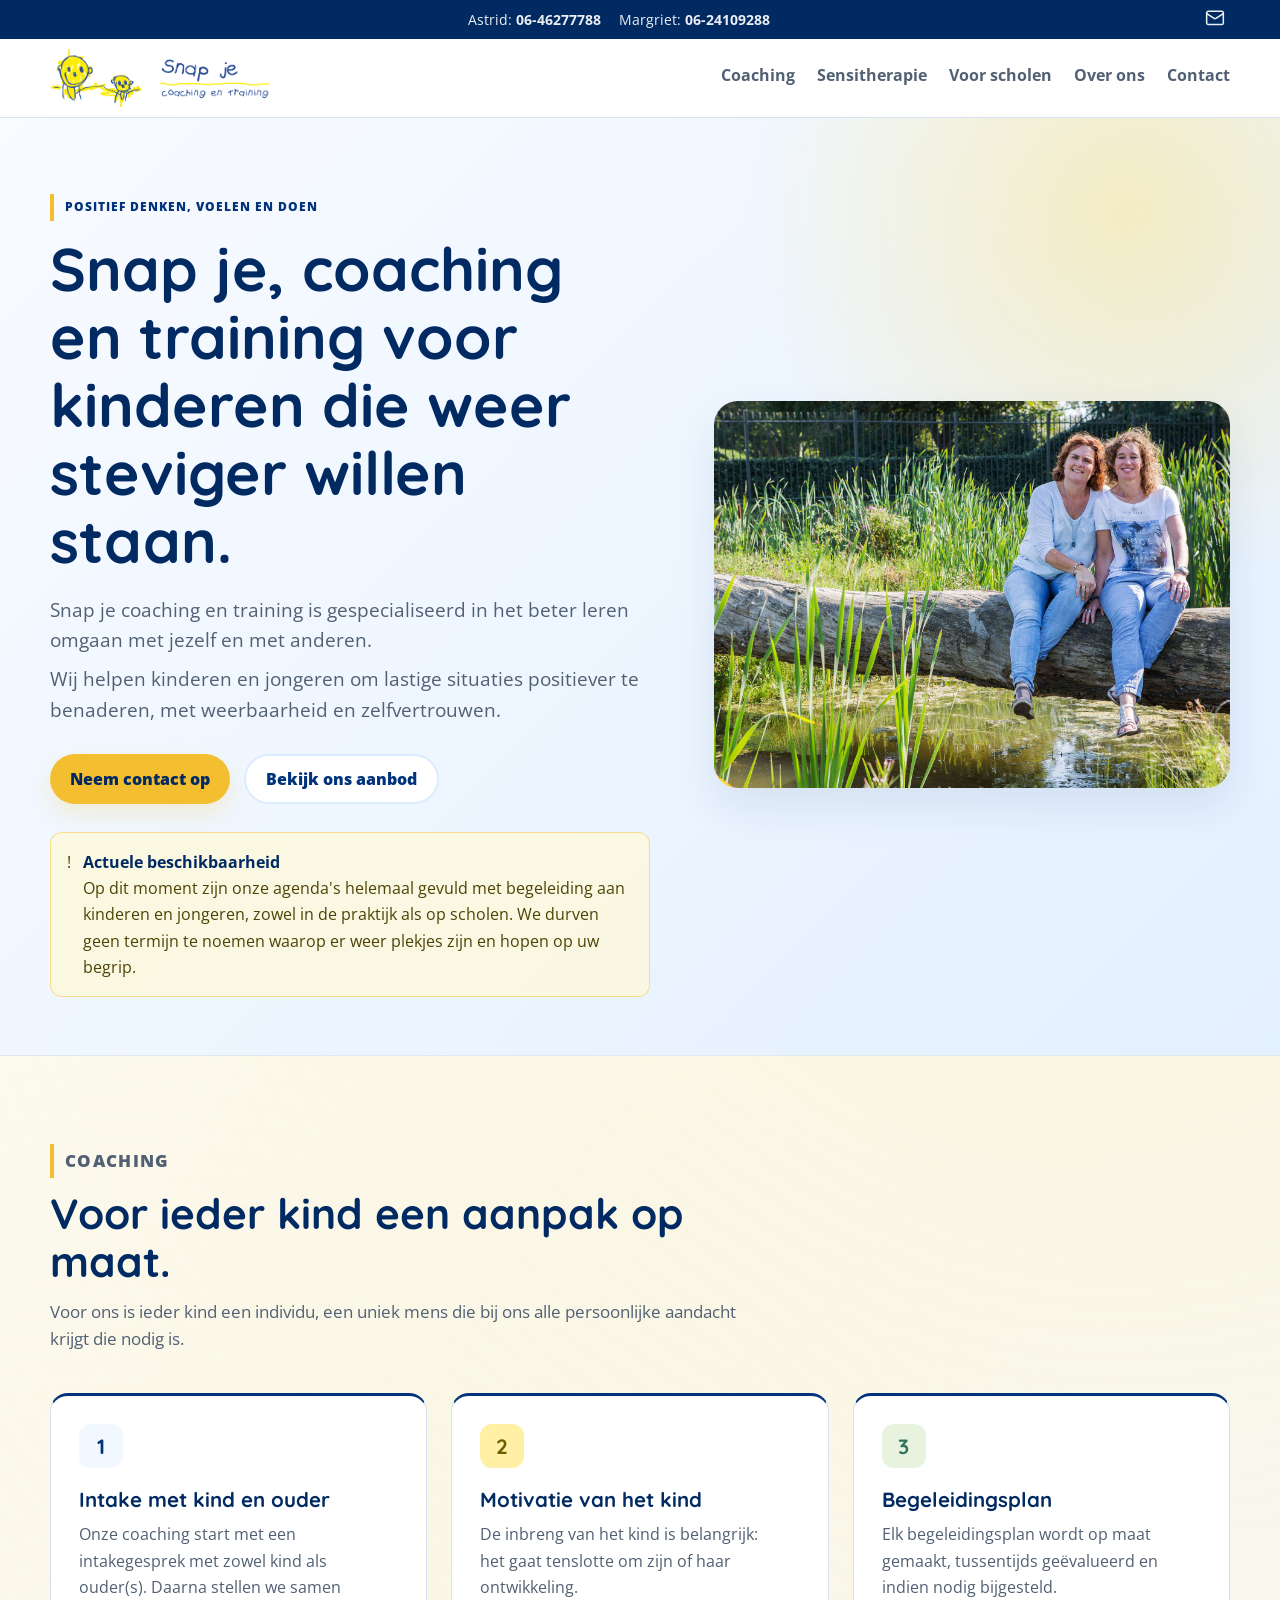
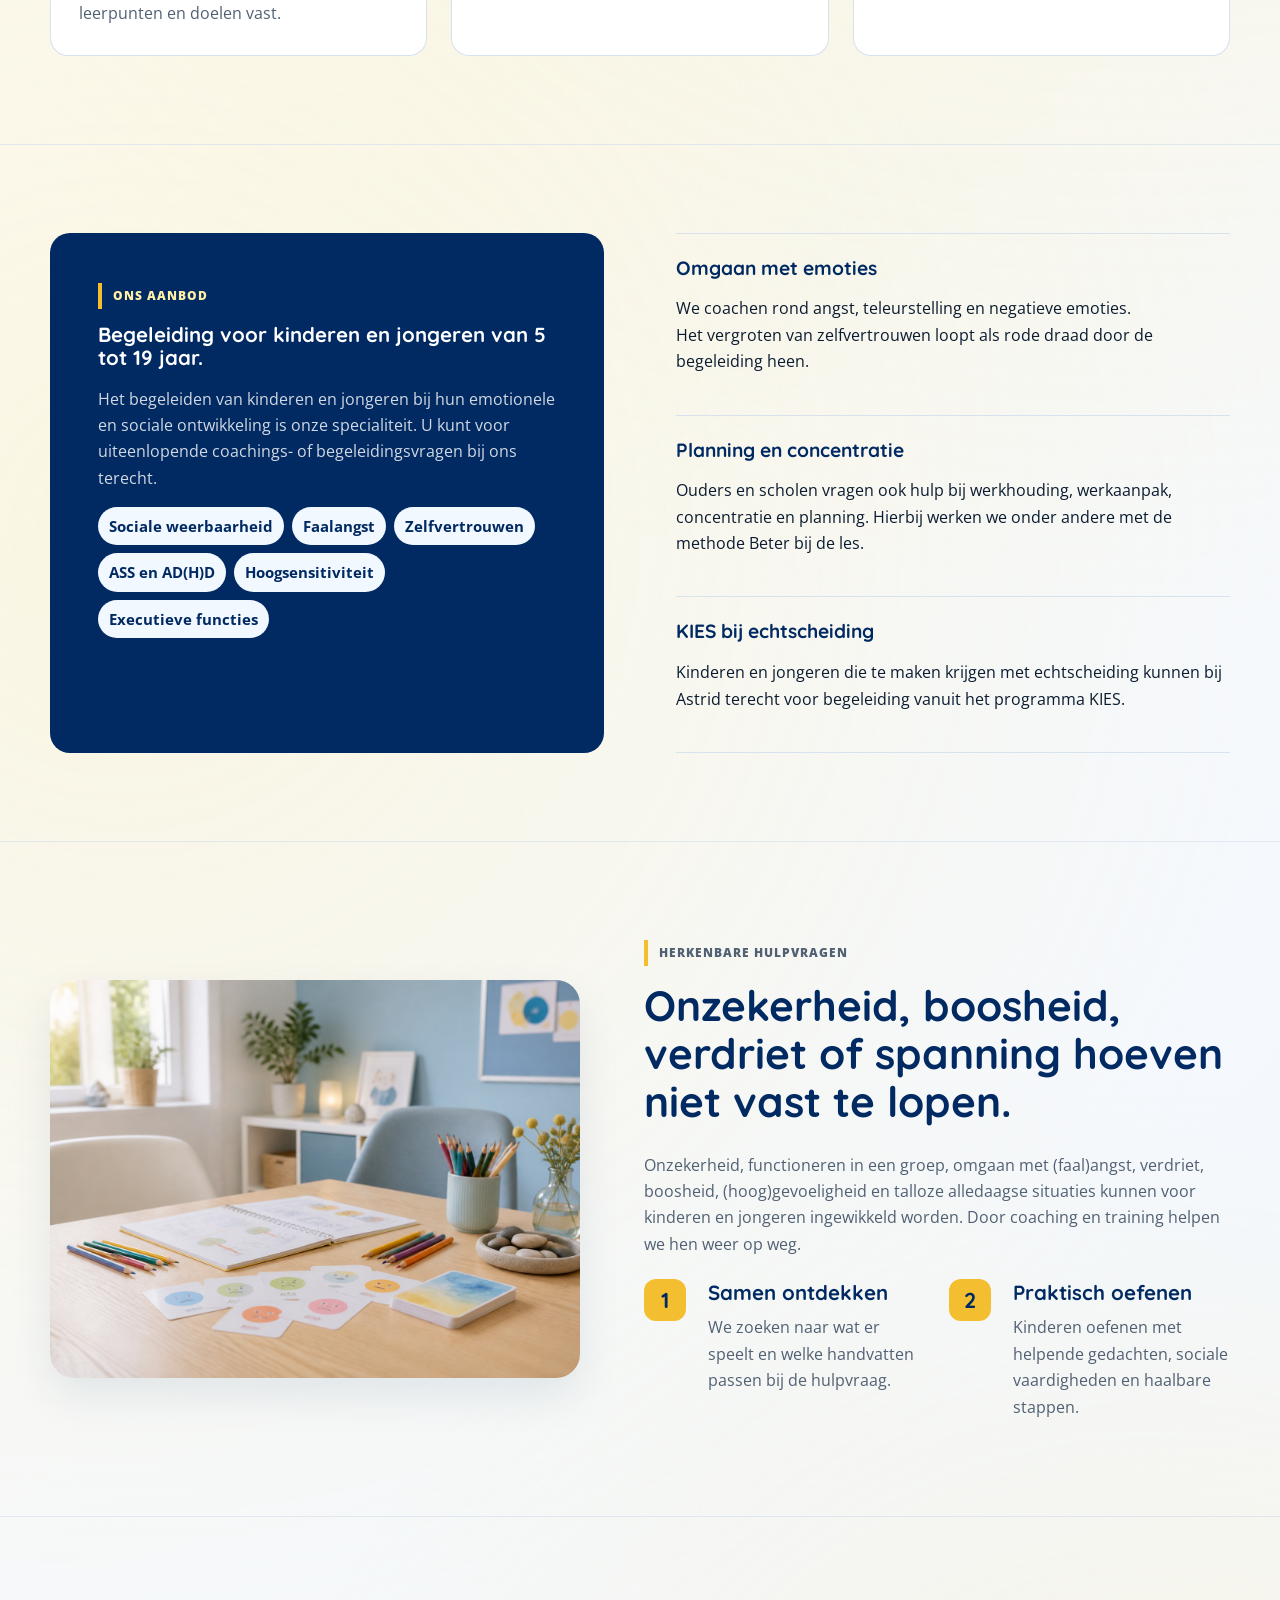
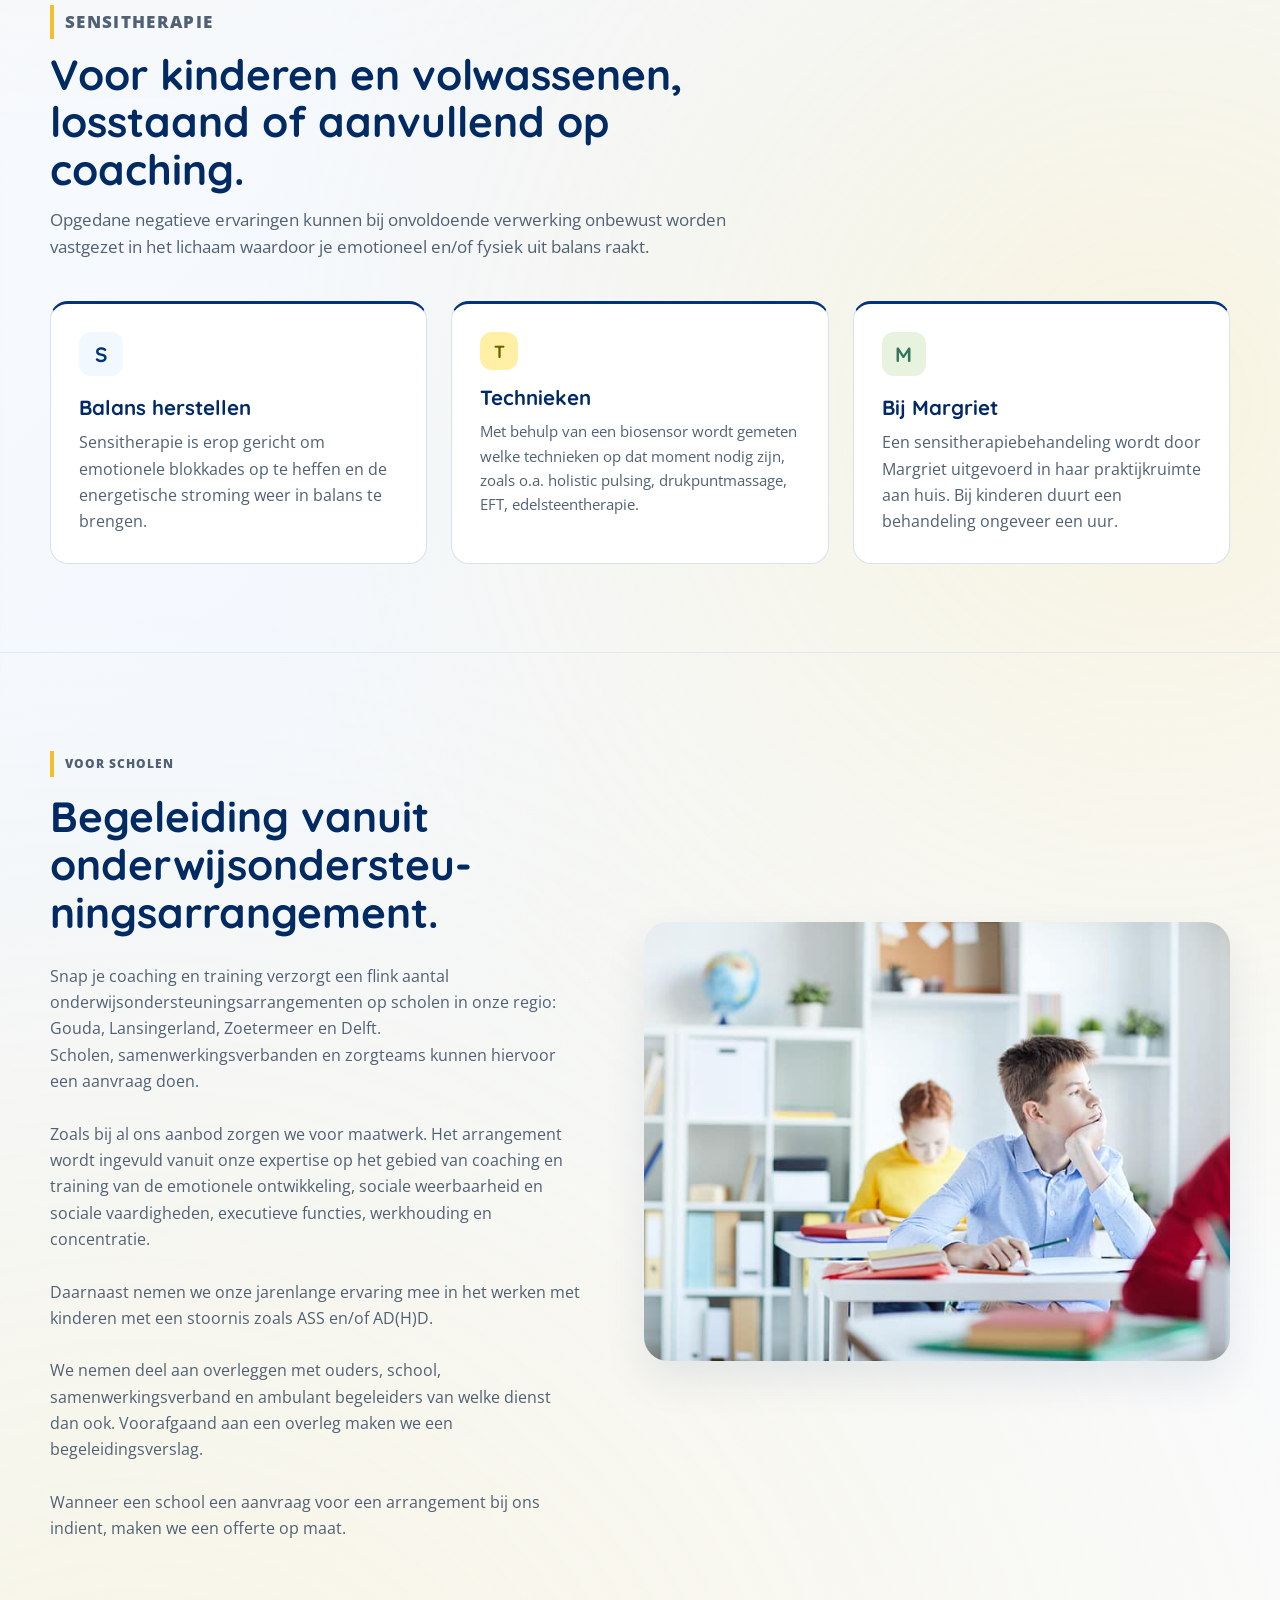
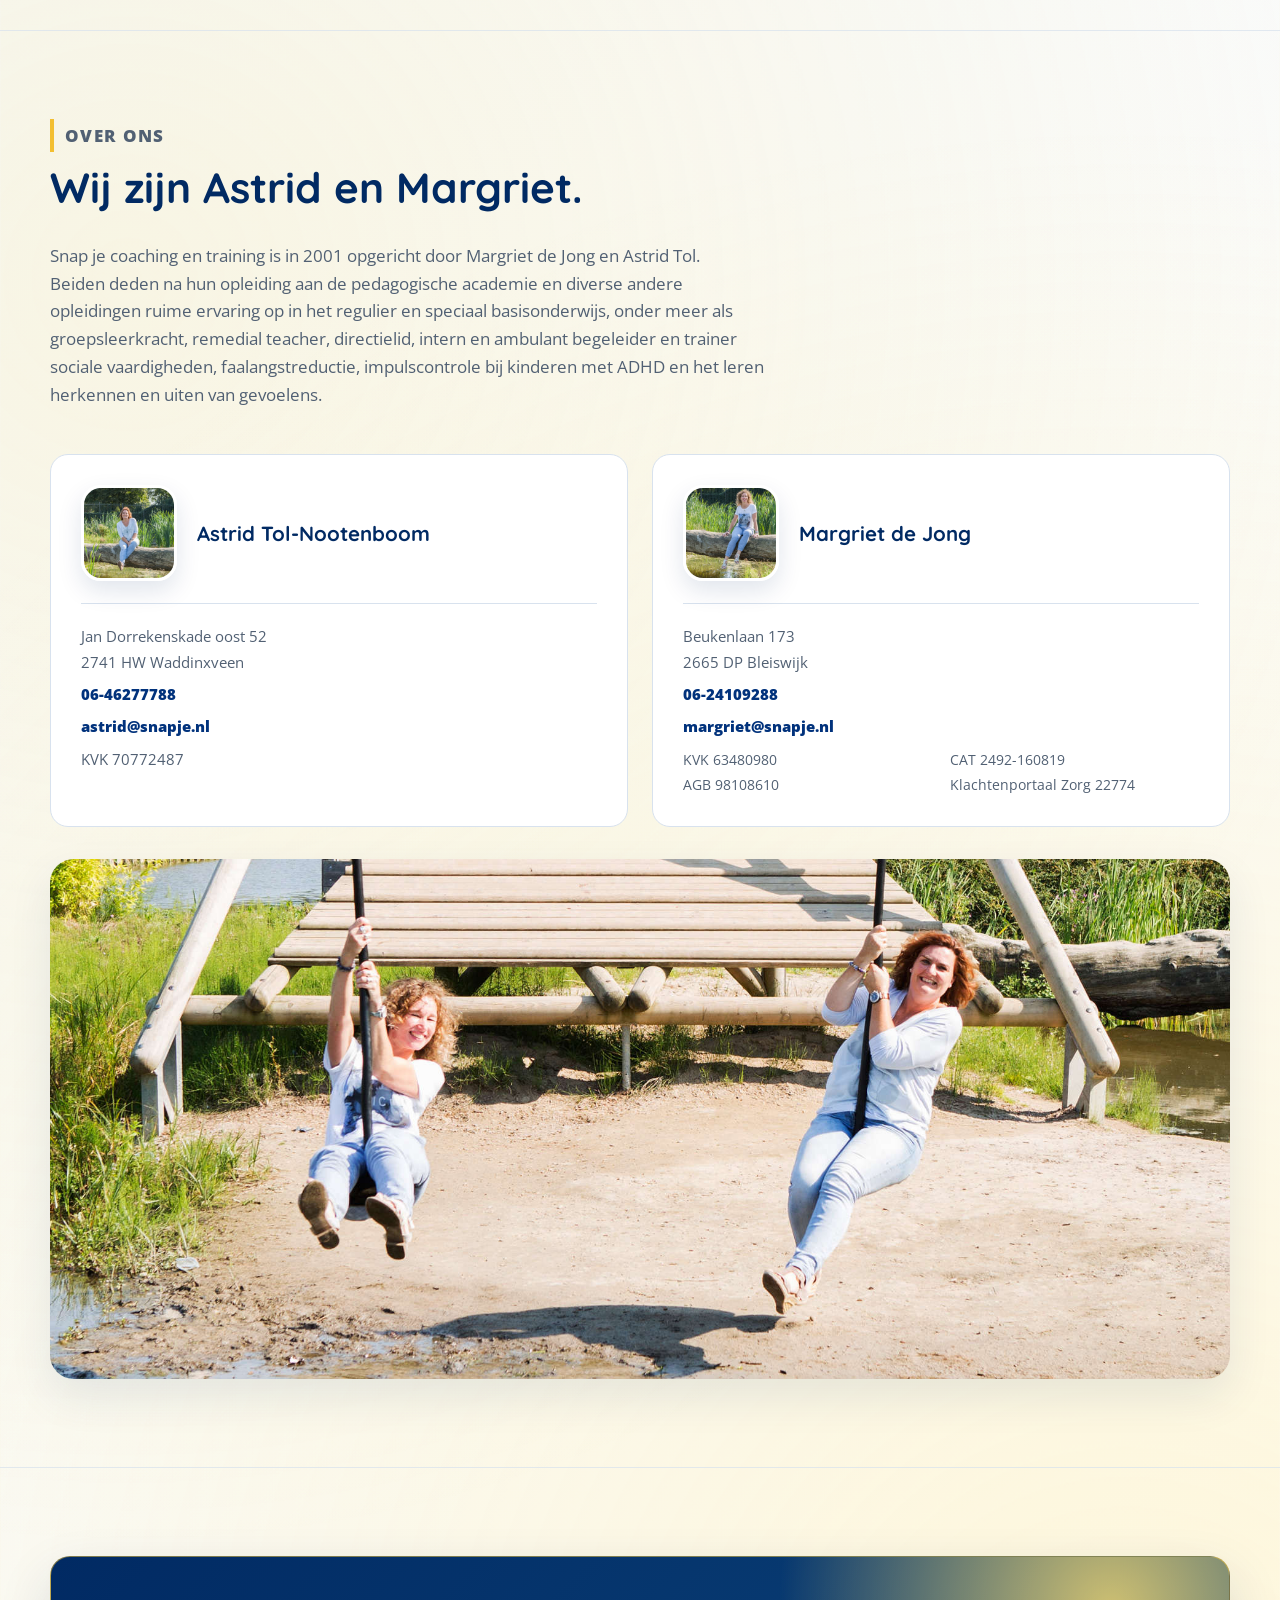
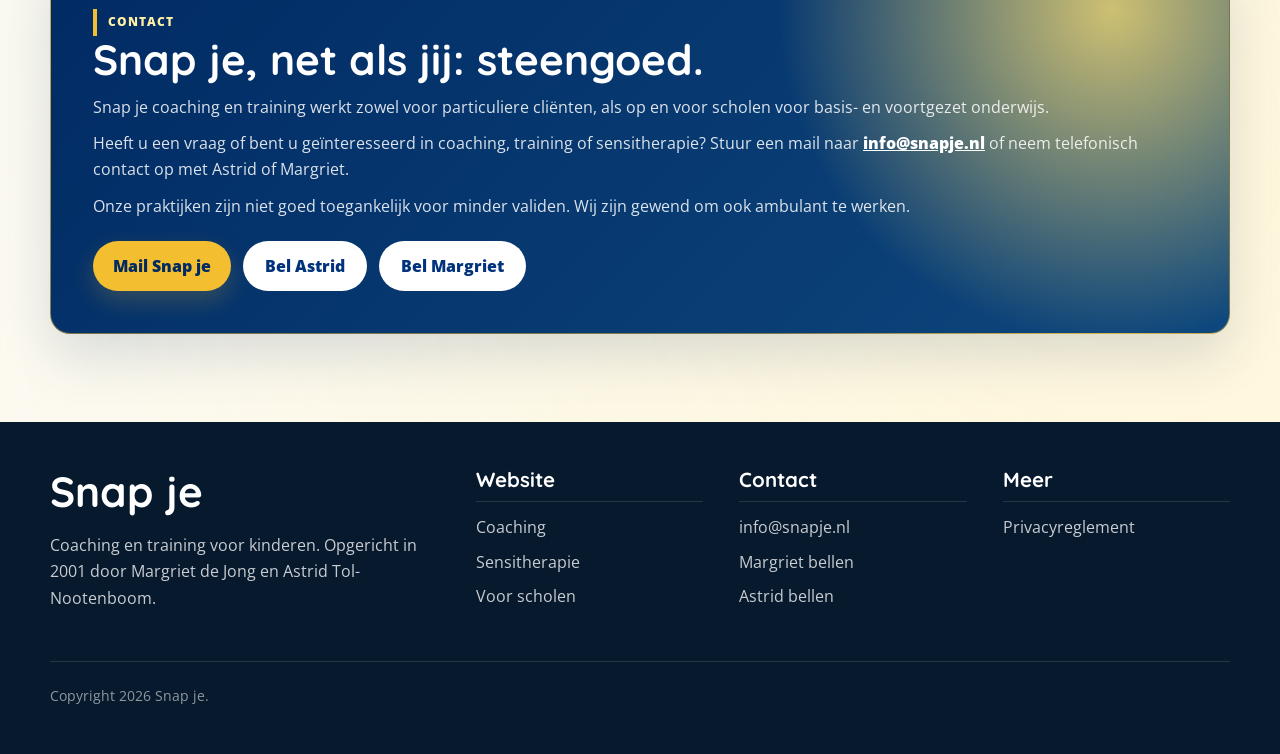
<file: index.html>
<!doctype html>
<html lang="nl">
  <head>
    <meta charset="utf-8">
    <meta name="viewport" content="width=device-width, initial-scale=1">
    <title>Snap je | Coaching en training voor kinderen</title>
    <meta name="description" content="Snap je coaching en training helpt kinderen en jongeren weerbaar en met zelfvertrouwen omgaan met zichzelf en anderen.">
    <link rel="canonical" href="https://snapje.nl/">
    <meta property="og:type" content="website">
    <meta property="og:locale" content="nl_NL">
    <meta property="og:title" content="Snap je | Coaching en training voor kinderen">
    <meta property="og:description" content="Coaching en training voor kinderen en jongeren die weer steviger willen staan.">
    <meta property="og:url" content="https://snapje.nl/">
    <meta property="og:image" content="https://snapje.nl/assets/photos/snapje-boomheader.jpg">
    <link rel="icon" href="assets/favicon.png" type="image/png">
    <link rel="preconnect" href="https://fonts.googleapis.com">
    <link rel="preconnect" href="https://fonts.gstatic.com" crossorigin>
    <link href="https://fonts.googleapis.com/css2?family=Open+Sans:wght@400;600;700;800&family=Quicksand:wght@600;700;800&display=swap" rel="stylesheet">
    <link rel="stylesheet" href="styles.css?v=20260803-1">
  </head>
  <body>
    <a class="skip-link" href="#inhoud">Direct naar inhoud</a>

    <div class="topline">
      <div class="container">
        <span>Astrid: <a href="tel:+31646277788">06-46277788</a></span>
        <span>Margriet: <a href="tel:+31624109288">06-24109288</a></span>
        <span>
          <a class="topline-email" href="mailto:info@snapje.nl" aria-label="E-mail Snap je">
            <svg viewBox="0 0 24 24" width="20" height="20" fill="none" stroke="currentColor" stroke-width="1.8" stroke-linecap="round" stroke-linejoin="round" aria-hidden="true">
              <rect width="20" height="16" x="2" y="4" rx="2"></rect>
              <path d="m22 7-8.97 5.7a1.94 1.94 0 0 1-2.06 0L2 7"></path>
            </svg>
            <span class="visually-hidden" hidden>E-mail Snap je</span>
          </a>
        </span>
      </div>
    </div>

    <header class="site-header">
      <div class="container nav">
        <a class="brand" href="#home" aria-label="Snap je home">
          <img class="brand-logo" src="assets/photos/snapje-logo-tekst.png" alt="Snap je">
        </a>
        <button class="menu-button" type="button" data-menu-button aria-expanded="false" aria-controls="navigatie" aria-label="Menu openen">
          <span></span><span></span><span></span>
        </button>
        <nav class="nav-links" id="navigatie" data-nav-links aria-label="Hoofdnavigatie">
          <a href="#coaching">Coaching</a>
          <a href="#sensitherapie">Sensitherapie</a>
          <a href="#scholen">Voor scholen</a>
          <a href="#over-ons">Over ons</a>
          <a href="#contact">Contact</a>
        </nav>
      </div>
    </header>

    <main id="inhoud">
      <section class="hero" id="home">
        <div class="container hero-grid">
          <div>
            <p class="eyebrow">Positief denken, voelen en doen</p>
            <h1>Snap je, coaching en training voor kinderen die weer steviger willen staan.</h1>
            <p class="lead">Snap je coaching en training is gespecialiseerd in het beter leren omgaan met jezelf en met anderen.<span class="sentence-break">Wij helpen kinderen en jongeren om lastige situaties positiever te benaderen, met weerbaarheid en zelfvertrouwen.</span></p>
            <div class="hero-actions">
              <a class="button warm" href="#contact">Neem contact op</a>
              <a class="button secondary" href="#coaching">Bekijk ons aanbod</a>
            </div>
            <div class="hero-note" role="note">
              <span aria-hidden="true">!</span>
              <p><strong>Actuele beschikbaarheid</strong>Op dit moment zijn onze agenda's helemaal gevuld met begeleiding aan kinderen en jongeren, zowel in de praktijk als op scholen. We durven geen termijn te noemen waarop er weer plekjes zijn en hopen op uw begrip.</p>
            </div>
          </div>
          <div class="hero-visual">
            <img class="photo-image" src="assets/photos/snapje-boomheader.jpg" alt="Astrid en Margriet van Snap je bij het water.">
          </div>
        </div>
      </section>

      <section id="coaching">
        <div class="container">
          <div class="section-head">
            <p class="eyebrow">Coaching</p>
            <h2>Voor ieder kind een aanpak op maat.</h2>
            <p>Voor ons is ieder kind een individu, een uniek mens die bij ons alle persoonlijke aandacht krijgt die nodig is.</p>
          </div>

          <div class="grid cards-3">
            <article class="card info-card">
              <span class="icon">1</span>
              <h3>Intake met kind en ouder</h3>
              <p>Onze coaching start met een intakegesprek met zowel kind als ouder(s). Daarna stellen we samen leerpunten en doelen vast.</p>
            </article>
            <article class="card info-card">
              <span class="icon">2</span>
              <h3>Motivatie van het kind</h3>
              <p>De inbreng van het kind is belangrijk: <span class="copy-break">het gaat tenslotte om zijn of haar ontwikkeling.</span></p>
            </article>
            <article class="card info-card">
              <span class="icon">3</span>
              <h3>Begeleidingsplan</h3>
              <p>Elk begeleidingsplan wordt op maat gemaakt, tussentijds geëvalueerd en indien nodig bijgesteld.</p>
            </article>
          </div>
        </div>
      </section>

      <section class="band" id="aanbod">
        <div class="container service-panel">
          <article class="feature">
            <p class="eyebrow">Ons aanbod</p>
            <h3>Begeleiding voor kinderen en jongeren van 5 tot 19 jaar.</h3>
            <p>Het begeleiden van kinderen en jongeren bij hun emotionele en sociale ontwikkeling is onze specialiteit. U kunt voor uiteenlopende coachings- of begeleidingsvragen bij ons terecht.</p>
            <ul class="pill-list" aria-label="Thema's">
              <li>Sociale weerbaarheid</li>
              <li>Faalangst</li>
              <li>Zelfvertrouwen</li>
              <li>ASS en AD(H)D</li>
              <li>Hoogsensitiviteit</li>
              <li>Executieve functies</li>
            </ul>
          </article>
          <div class="service-list">
            <article class="card service-item">
              <h3>Omgaan met emoties</h3>
              <p>We coachen rond angst, teleurstelling en negatieve emoties. <span class="copy-break">Het vergroten van zelfvertrouwen loopt als rode draad door de begeleiding heen.</span></p>
            </article>
            <article class="card service-item">
              <h3>Planning en concentratie</h3>
              <p>Ouders en scholen vragen ook hulp bij werkhouding, werkaanpak, concentratie en planning. Hierbij werken we onder andere met de methode Beter bij de les.</p>
            </article>
            <article class="card service-item">
              <h3>KIES bij echtscheiding</h3>
              <p>Kinderen en jongeren die te maken krijgen met echtscheiding kunnen bij Astrid terecht voor begeleiding vanuit het programma KIES.</p>
            </article>
          </div>
        </div>
      </section>

      <section>
        <div class="container split">
          <img class="photo-image" src="assets/generated/coachruimte-imagegen.png" alt="Rustige coachruimte met werkboek, kaartjes en kleurpotloden op tafel.">
          <div class="split-content">
            <p class="eyebrow">Herkenbare hulpvragen</p>
            <h2>Onzekerheid, boosheid, verdriet of spanning hoeven niet vast te lopen.</h2>
            <p>Onzekerheid, functioneren in een groep, omgaan met (faal)angst, verdriet, boosheid, (hoog)gevoeligheid en talloze alledaagse situaties kunnen voor kinderen en jongeren ingewikkeld worden. Door coaching en training helpen we hen weer op weg.</p>
            <div class="grid cards-2 steps">
              <article class="card step">
                <h3>Samen ontdekken</h3>
                <p>We zoeken naar wat er speelt en welke handvatten passen bij de hulpvraag.</p>
              </article>
              <article class="card step">
                <h3>Praktisch oefenen</h3>
                <p>Kinderen oefenen met helpende gedachten, sociale vaardigheden en haalbare stappen.</p>
              </article>
            </div>
          </div>
        </div>
      </section>

      <section class="band" id="sensitherapie">
        <div class="container">
          <div class="section-head">
            <p class="eyebrow">Sensitherapie</p>
            <h2>Voor kinderen en volwassenen, losstaand of aanvullend op coaching.</h2>
            <p>Opgedane negatieve ervaringen kunnen bij onvoldoende verwerking onbewust worden vastgezet in het lichaam waardoor je emotioneel en/of fysiek uit balans raakt.</p>
          </div>
          <div class="grid cards-3">
            <article class="card info-card">
              <span class="icon">S</span>
              <h3>Balans herstellen</h3>
              <p>Sensitherapie is erop gericht om emotionele blokkades op te heffen en de energetische stroming weer in balans te brengen.</p>
            </article>
            <article class="card info-card techniques-card">
              <span class="icon">T</span>
              <h3>Technieken</h3>
              <p>Met behulp van een biosensor wordt gemeten welke technieken op dat moment nodig zijn, zoals o.a. holistic pulsing, drukpuntmassage, EFT, edelsteentherapie.</p>
            </article>
            <article class="card info-card">
              <span class="icon">M</span>
              <h3>Bij Margriet</h3>
              <p>Een sensitherapiebehandeling wordt door Margriet uitgevoerd in haar praktijkruimte aan huis. Bij kinderen duurt een behandeling ongeveer een uur.</p>
            </article>
          </div>
        </div>
      </section>

      <section id="scholen">
        <div class="container split">
          <div class="split-content">
            <p class="eyebrow">Voor scholen</p>
            <h2>Begeleiding vanuit onderwijsondersteu&shy;ningsarrangement.</h2>
            <p>Snap je coaching en training verzorgt een flink aantal onderwijsondersteuningsarrangementen op scholen in onze regio: Gouda, Lansingerland, Zoetermeer en Delft. <span class="copy-break">Scholen, samenwerkingsverbanden en zorgteams kunnen hiervoor een aanvraag doen.</span></p>
            <p>Zoals bij al ons aanbod zorgen we voor maatwerk. Het arrangement wordt ingevuld vanuit onze expertise op het gebied van coaching en training van de emotionele ontwikkeling, sociale weerbaarheid en sociale vaardigheden, executieve functies, werkhouding en concentratie.</p>
            <p>Daarnaast nemen we onze jarenlange ervaring mee in het werken met kinderen met een stoornis zoals ASS en/of AD(H)D.</p>
            <p>We nemen deel aan overleggen met ouders, school, samenwerkingsverband en ambulant begeleiders van welke dienst dan ook. Voorafgaand aan een overleg maken we een begeleidingsverslag.</p>
            <p>Wanneer een school een aanvraag voor een arrangement bij ons indient, maken we een offerte op maat.</p>
          </div>
          <img class="photo-image" src="assets/photos/voorscholen.jpg" alt="Leerling in een rustige schoolsituatie tijdens begeleiding.">
        </div>
      </section>

      <section id="over-ons">
        <div class="container">
          <div class="section-head">
            <p class="eyebrow">Over ons</p>
            <h2>Wij zijn Astrid en Margriet.</h2>
            <p class="about-intro">Snap je coaching en training is in 2001 opgericht door Margriet de Jong en Astrid Tol. <span class="copy-break">Beiden deden na hun opleiding aan de pedagogische academie en diverse andere opleidingen ruime ervaring op in het regulier en speciaal basisonderwijs, onder meer als groepsleerkracht, remedial teacher, directielid, intern en ambulant begeleider en trainer sociale vaardigheden, faalangstreductie, impulscontrole bij kinderen met ADHD en het leren herkennen en uiten van gevoelens.</span></p>
          </div>
          <div class="grid people">
            <article class="card person-card">
              <div class="person-header">
                <img class="person-photo" src="assets/photos/astrid-portret.png" alt="Astrid Tol-Nootenboom">
                <h3>Astrid Tol-Nootenboom</h3>
              </div>
              <div class="person-meta">
                <span class="address-lines">Jan Dorrekenskade oost 52<br>2741 HW Waddinxveen</span>
                <a href="tel:+31646277788">06-46277788</a>
                <a href="mailto:astrid@snapje.nl">astrid@snapje.nl</a>
                <span>KVK 70772487</span>
              </div>
            </article>
            <article class="card person-card">
              <div class="person-header">
                <img class="person-photo" src="assets/photos/margriet-portret.png" alt="Margriet de Jong">
                <h3>Margriet de Jong</h3>
              </div>
              <div class="person-meta">
                <span class="address-lines">Beukenlaan 173<br>2665 DP Bleiswijk</span>
                <a href="tel:+31624109288">06-24109288</a>
                <a href="mailto:margriet@snapje.nl">margriet@snapje.nl</a>
                <span class="registration-grid">
                  <span>KVK 63480980</span>
                  <span>CAT 2492-160819</span>
                  <span>AGB 98108610</span>
                  <span>Klachtenportaal Zorg 22774</span>
                </span>
              </div>
            </article>
          </div>
          <figure class="about-photo">
            <img class="photo-image" src="assets/photos/snapje-kabelbaan.jpg" alt="Astrid en Margriet op de kabelbaan.">
          </figure>
        </div>
      </section>

      <section class="band" id="contact">
        <div class="container contact-wrap contact-wrap-single">
          <article class="card contact-card contact-merged">
            <p class="eyebrow">Contact</p>
            <h2>Snap je, net als jij: steengoed.</h2>
            <p>Snap je coaching en training werkt zowel voor particuliere cliënten, als op en voor scholen voor basis- en voortgezet onderwijs.</p>
            <p>Heeft u een vraag of bent u geïnteresseerd in coaching, training of sensitherapie? Stuur een mail naar <a href="mailto:info@snapje.nl">info@snapje.nl</a> of neem telefonisch contact op met Astrid of Margriet.</p>
            <p>Onze praktijken zijn niet goed toegankelijk voor minder validen. Wij zijn gewend om ook ambulant te werken.</p>
            <div class="contact-actions">
              <a class="button warm" href="mailto:info@snapje.nl">Mail Snap je</a>
              <a class="button secondary" href="tel:+31646277788">Bel Astrid</a>
              <a class="button secondary" href="tel:+31624109288">Bel Margriet</a>
            </div>
          </article>
        </div>
      </section>
    </main>

    <footer class="site-footer">
      <div class="container footer-grid">
        <div>
          <h2>Snap je</h2>
          <p>Coaching en training voor kinderen. Opgericht in 2001 door Margriet de Jong en Astrid Tol-Nootenboom.</p>
        </div>
        <div>
          <h3>Website</h3>
          <ul>
            <li><a href="#coaching">Coaching</a></li>
            <li><a href="#sensitherapie">Sensitherapie</a></li>
            <li><a href="#scholen">Voor scholen</a></li>
          </ul>
        </div>
        <div>
          <h3>Contact</h3>
          <ul>
            <li><a href="mailto:info@snapje.nl">info@snapje.nl</a></li>
            <li><a href="tel:+31624109288">Margriet bellen</a></li>
            <li><a href="tel:+31646277788">Astrid bellen</a></li>
          </ul>
        </div>
        <div>
          <h3>Meer</h3>
          <ul>
            <li><a href="privacy.html">Privacyreglement</a></li>
          </ul>
        </div>
      </div>
      <div class="container subfooter">Copyright <span data-current-year>2026</span> Snap je.</div>
    </footer>

    <script src="script.js"></script>
  </body>
</html>
</file>
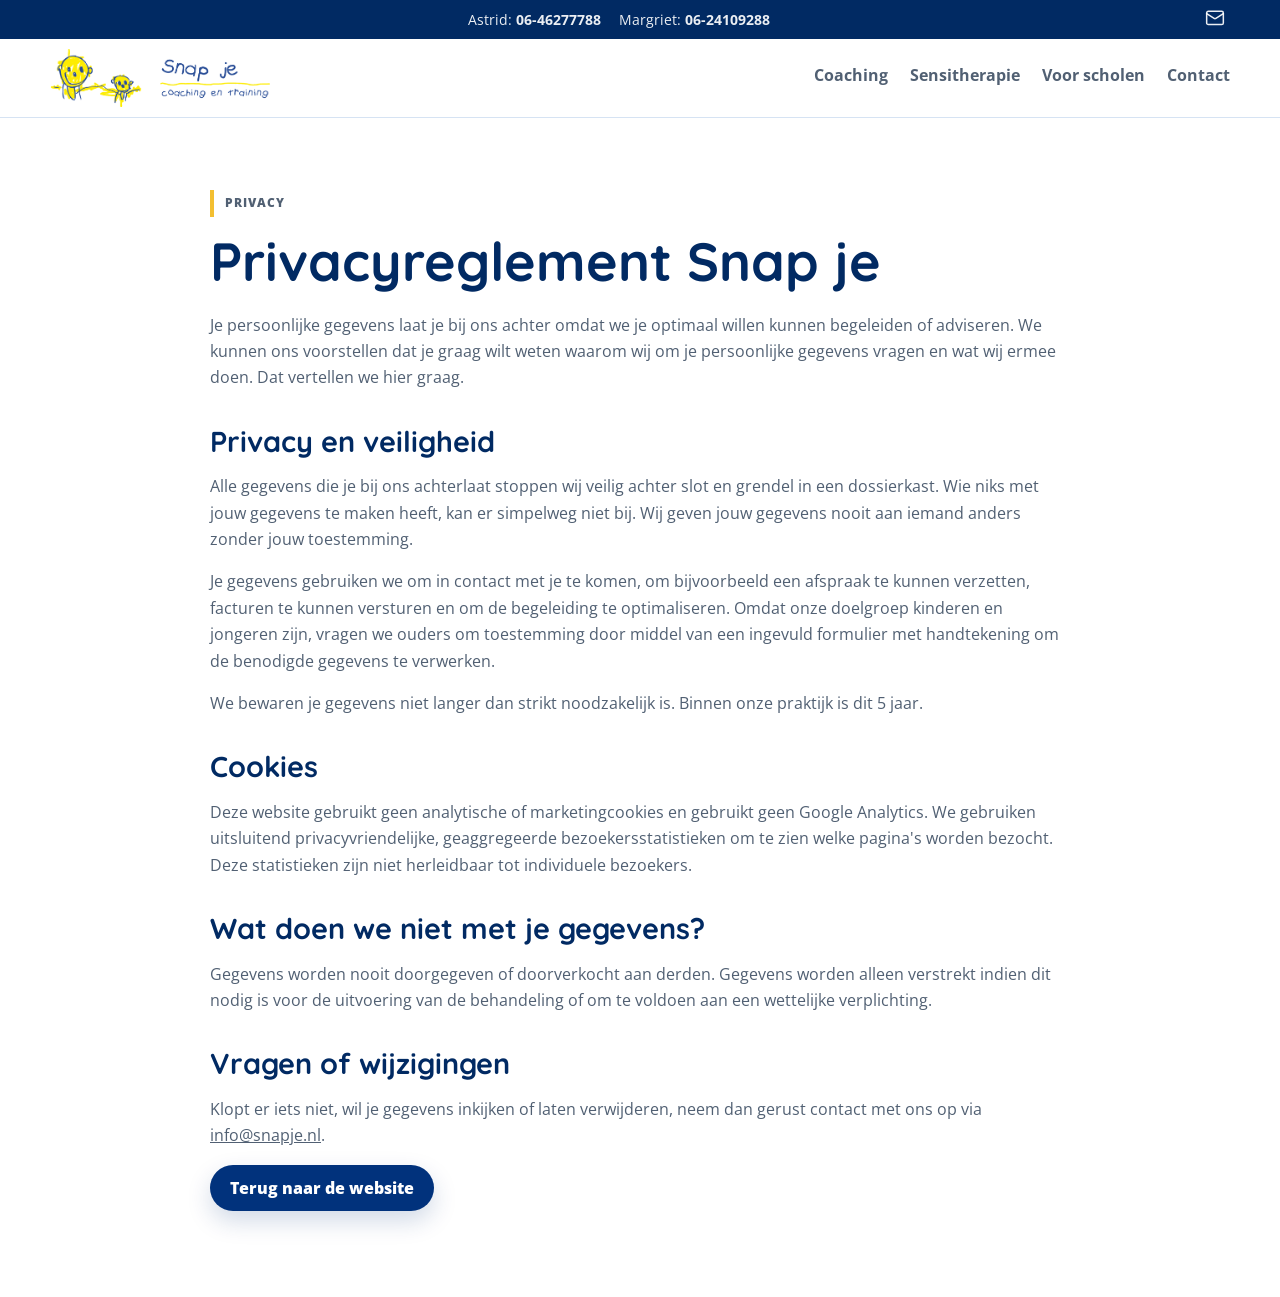
<file: privacy.html>
<!doctype html>
<html lang="nl">
  <head>
    <meta charset="utf-8">
    <meta name="viewport" content="width=device-width, initial-scale=1">
    <title>Privacyreglement | Snap je</title>
    <meta name="description" content="Privacyreglement van Snap je coaching en training.">
    <link rel="canonical" href="https://snapje.nl/privacy.html">
    <link rel="icon" href="assets/favicon.png" type="image/png">
    <link rel="preconnect" href="https://fonts.googleapis.com">
    <link rel="preconnect" href="https://fonts.gstatic.com" crossorigin>
    <link href="https://fonts.googleapis.com/css2?family=Open+Sans:wght@400;600;700;800&family=Quicksand:wght@600;700;800&display=swap" rel="stylesheet">
    <link rel="stylesheet" href="styles.css?v=20260803-1">
  </head>
  <body>
    <div class="topline">
      <div class="container">
        <span>Astrid: <a href="tel:+31646277788">06-46277788</a></span>
        <span>Margriet: <a href="tel:+31624109288">06-24109288</a></span>
        <span>
          <a class="topline-email" href="mailto:info@snapje.nl" aria-label="E-mail Snap je">
            <svg viewBox="0 0 24 24" width="20" height="20" fill="none" stroke="currentColor" stroke-width="1.8" stroke-linecap="round" stroke-linejoin="round" aria-hidden="true">
              <rect width="20" height="16" x="2" y="4" rx="2"></rect>
              <path d="m22 7-8.97 5.7a1.94 1.94 0 0 1-2.06 0L2 7"></path>
            </svg>
            <span class="visually-hidden" hidden>E-mail Snap je</span>
          </a>
        </span>
      </div>
    </div>

    <header class="site-header">
      <div class="container nav">
        <a class="brand" href="index.html" aria-label="Snap je home">
          <img class="brand-logo" src="assets/photos/snapje-logo-tekst.png" alt="Snap je">
        </a>
        <button class="menu-button" type="button" data-menu-button aria-expanded="false" aria-controls="navigatie" aria-label="Menu openen">
          <span></span><span></span><span></span>
        </button>
        <nav class="nav-links" id="navigatie" data-nav-links aria-label="Hoofdnavigatie">
          <a href="index.html#coaching">Coaching</a>
          <a href="index.html#sensitherapie">Sensitherapie</a>
          <a href="index.html#scholen">Voor scholen</a>
          <a href="index.html#contact">Contact</a>
        </nav>
      </div>
    </header>

    <main class="privacy-main">
      <article class="container prose">
        <p class="eyebrow">Privacy</p>
        <h1 class="privacy-title">Privacyreglement Snap&nbsp;je</h1>
        <p>Je persoonlijke gegevens laat je bij ons achter omdat we je optimaal willen kunnen begeleiden of adviseren. We kunnen ons voorstellen dat je graag wilt weten waarom wij om je persoonlijke gegevens vragen en wat wij ermee doen. Dat vertellen we hier graag.</p>

        <h2>Privacy en veiligheid</h2>
        <p>Alle gegevens die je bij ons achterlaat stoppen wij veilig achter slot en grendel in een dossierkast. Wie niks met jouw gegevens te maken heeft, kan er simpelweg niet bij. Wij geven jouw gegevens nooit aan iemand anders zonder jouw toestemming.</p>
        <p>Je gegevens gebruiken we om in contact met je te komen, om bijvoorbeeld een afspraak te kunnen verzetten, facturen te kunnen versturen en om de begeleiding te optimaliseren. Omdat onze doelgroep kinderen en jongeren zijn, vragen we ouders om toestemming door middel van een ingevuld formulier met handtekening om de benodigde gegevens te verwerken.</p>
        <p>We bewaren je gegevens niet langer dan strikt noodzakelijk is. Binnen onze praktijk is dit 5 jaar.</p>

        <h2>Cookies</h2>
        <p>Deze website gebruikt geen analytische of marketingcookies en gebruikt geen Google Analytics. We gebruiken uitsluitend privacyvriendelijke, geaggregeerde bezoekersstatistieken om te zien welke pagina's worden bezocht. Deze statistieken zijn niet herleidbaar tot individuele bezoekers.</p>

        <h2>Wat doen we niet met je gegevens?</h2>
        <p>Gegevens worden nooit doorgegeven of doorverkocht aan derden. Gegevens worden alleen verstrekt indien dit nodig is voor de uitvoering van de behandeling of om te voldoen aan een wettelijke verplichting.</p>

        <h2>Vragen of wijzigingen</h2>
        <p>Klopt er iets niet, wil je gegevens inkijken of laten verwijderen, neem dan gerust contact met ons op via <a href="mailto:info@snapje.nl">info@snapje.nl</a>.</p>
        <p><a class="button primary" href="index.html">Terug naar de website</a></p>
      </article>
    </main>
    <script src="script.js"></script>
  </body>
</html>
</file>
<file: styles.css>
:root {
  color-scheme: light;
  --ink: #0b1c30;
  --muted: #516073;
  --blue-900: #012a63;
  --blue-800: #01327c;
  --blue-700: #1f5fa8;
  --blue-100: #dcecff;
  --blue-50: #f2f8ff;
  --yellow-500: #f3bf31;
  --yellow-200: #fff0a6;
  --yellow-100: #fff8d7;
  --green-100: #e7f3df;
  --green-700: #34735d;
  --coral-100: #ffe7da;
  --coral-700: #9c5139;
  --surface: #ffffff;
  --white: #ffffff;
  --line: #d8e2ee;
  --shadow: 0 18px 44px rgba(1, 42, 99, .09);
  --radius: 18px;
  --max: 1180px;
  --page-gutter: clamp(18px, 4vw, 40px);
  --section-space: clamp(58px, 8vw, 88px);
  --ease-out: cubic-bezier(.22, 1, .36, 1);
}

* {
  box-sizing: border-box;
}

html {
  scroll-behavior: smooth;
  overflow-x: hidden;
}

body {
  margin: 0;
  min-width: 320px;
  overflow-x: clip;
  background: var(--surface);
  color: var(--ink);
  font-family: "Open Sans", system-ui, -apple-system, BlinkMacSystemFont, "Segoe UI", sans-serif;
  line-height: 1.65;
  text-rendering: optimizeLegibility;
}

img,
svg {
  display: block;
  max-width: 100%;
}

/* Voorkomt dat lange woorden, mailadressen of links de pagina verbreden. */
p,
li,
h1,
h2,
h3,
a,
span {
  overflow-wrap: anywhere;
}

a {
  color: inherit;
}

.visually-hidden {
  position: absolute;
  width: 1px;
  height: 1px;
  padding: 0;
  margin: -1px;
  overflow: hidden;
  clip: rect(0, 0, 0, 0);
  white-space: nowrap;
  border: 0;
}

:focus-visible {
  outline: 3px solid var(--yellow-500);
  outline-offset: 4px;
}

.skip-link {
  position: absolute;
  left: 16px;
  top: -100px;
  z-index: 100;
  background: var(--blue-900);
  color: var(--white);
  padding: 10px 14px;
  border-radius: 12px;
  transition: top .2s ease;
}

.skip-link:focus {
  top: 16px;
}

.container {
  width: min(var(--max), calc(100% - (2 * var(--page-gutter))));
  margin-inline: auto;
}

.topline {
  background: var(--blue-900);
  color: rgba(255, 255, 255, .92);
  font-size: .88rem;
}

.topline .container {
  position: relative;
  display: flex;
  justify-content: center;
  gap: 18px;
  flex-wrap: wrap;
  padding: 8px 42px 8px 0;
}

.topline .container > span:last-child {
  position: absolute;
  top: 50%;
  right: 0;
  transform: translateY(-50%);
}

.topline a {
  font-variant-numeric: tabular-nums;
  font-weight: 700;
  text-decoration: none;
  text-underline-offset: 3px;
}

.topline a:hover,
.topline a:focus-visible {
  text-decoration: underline;
}

.topline-email {
  display: inline-flex;
  align-items: center;
  justify-content: center;
  width: 30px;
  min-height: 24px;
  border-radius: 8px;
}

.topline-email svg {
  display: block;
  flex: 0 0 20px;
  width: 20px !important;
  height: 20px !important;
  fill: none;
  stroke: currentColor;
  stroke-width: 1.8;
  stroke-linecap: round;
  stroke-linejoin: round;
  transition: transform .2s var(--ease-out);
}

.topline-email:hover svg,
.topline-email:focus-visible svg {
  transform: translateY(-1px);
}

.site-header {
  position: sticky;
  top: 0;
  z-index: 20;
  background: rgba(255, 255, 255, .94);
  border-bottom: 1px solid rgba(201, 218, 239, .75);
  backdrop-filter: blur(16px);
}

.nav {
  position: relative;
  display: flex;
  align-items: center;
  justify-content: space-between;
  gap: 18px;
  min-height: 78px;
}

.brand {
  display: inline-flex;
  align-items: center;
  gap: 12px;
  color: var(--blue-900);
  text-decoration: none;
}

.brand-logo {
  width: 220px;
  height: auto;
  max-height: 68px;
  object-fit: contain;
}

.nav-links {
  display: flex;
  align-items: center;
  gap: 22px;
}

.nav-links a {
  color: var(--muted);
  font-weight: 700;
  text-decoration: none;
  transition: color .2s ease, transform .2s ease;
}

.nav-links a::after {
  content: "";
  display: block;
  width: 0;
  height: 2px;
  margin-top: 4px;
  background: var(--yellow-500);
  transition: width .25s var(--ease-out);
}

.nav-links a:hover {
  color: var(--blue-800);
  transform: translateY(-1px);
}

.nav-links a:hover::after,
.nav-links a:focus-visible::after {
  width: 100%;
}

.menu-button {
  display: none;
  width: 44px;
  height: 44px;
  border: 1px solid var(--line);
  border-radius: 14px;
  background: var(--white);
  color: var(--blue-900);
}

.menu-button span {
  display: block;
  width: 20px;
  height: 2px;
  margin: 5px auto;
  background: currentColor;
  border-radius: 2px;
  transition: transform .25s var(--ease-out), opacity .2s ease;
}

.menu-button[aria-expanded="true"] span:nth-child(1) {
  transform: translateY(7px) rotate(45deg);
}

.menu-button[aria-expanded="true"] span:nth-child(2) {
  opacity: 0;
}

.menu-button[aria-expanded="true"] span:nth-child(3) {
  transform: translateY(-7px) rotate(-45deg);
}

.button {
  display: inline-flex;
  align-items: center;
  justify-content: center;
  min-height: 46px;
  padding: 12px 20px;
  border: 0;
  border-radius: 999px;
  font: 800 .98rem "Open Sans", sans-serif;
  text-decoration: none;
  cursor: pointer;
  transition: transform .25s var(--ease-out), box-shadow .25s ease, background .2s ease;
}

.button:hover {
  transform: translateY(-2px);
}

.button:active {
  transform: translateY(0) scale(.98);
}

.button.primary {
  background: var(--blue-800);
  color: var(--white);
  box-shadow: 0 10px 24px rgba(1, 50, 124, .18);
}

.button.primary:hover {
  background: var(--blue-700);
}

.button.secondary {
  background: var(--white);
  color: var(--blue-800);
  border: 2px solid var(--blue-100);
}

.button.warm {
  background: var(--yellow-500);
  color: var(--blue-900);
  box-shadow: 0 10px 24px rgba(243, 191, 49, .2);
}

.hero {
  position: relative;
  overflow: hidden;
  padding: 74px 0 58px;
  background:
    radial-gradient(circle at 88% 10%, rgba(255, 224, 113, .42), transparent 27%),
    linear-gradient(135deg, #f8fbff 0%, #e3f0ff 100%);
}

main {
  background:
    radial-gradient(circle at 88% 8%, rgba(255, 224, 113, .24), transparent 25%),
    radial-gradient(circle at 10% 30%, rgba(255, 224, 113, .18), transparent 25%),
    radial-gradient(circle at 90% 52%, rgba(255, 224, 113, .2), transparent 25%),
    radial-gradient(circle at 10% 74%, rgba(255, 224, 113, .18), transparent 25%),
    radial-gradient(circle at 88% 96%, rgba(255, 224, 113, .22), transparent 25%),
    linear-gradient(135deg, #fffdf7 0%, #f4f8fe 50%, #fffdf7 100%);
}

.hero-grid {
  display: grid;
  grid-template-columns: minmax(0, 1fr) minmax(360px, .86fr);
  align-items: center;
  gap: clamp(40px, 5vw, 64px);
}

.eyebrow {
  display: inline-flex;
  width: fit-content;
  align-items: center;
  gap: 8px;
  margin: 0 0 14px;
  padding: 3px 0 3px 11px;
  border-left: 4px solid var(--yellow-500);
  border-radius: 0;
  background: transparent;
  color: var(--blue-800);
  font-size: .78rem;
  font-weight: 800;
  letter-spacing: .08em;
  text-transform: uppercase;
}

h1,
h2,
h3 {
  margin: 0;
  color: var(--blue-900);
  font-family: Quicksand, sans-serif;
  line-height: 1.13;
  letter-spacing: 0;
}

h1 {
  max-width: 790px;
  font-size: clamp(2.35rem, 4.7vw, 4.35rem);
}

h2 {
  font-size: clamp(2rem, 3.3vw, 3.25rem);
}

h3 {
  font-size: 1.28rem;
}

.lead {
  max-width: 680px;
  margin: 20px 0 0;
  color: var(--muted);
  font-size: 1.16rem;
}

.sentence-break {
  display: block;
  margin-top: .45em;
}

.copy-break {
  display: block;
}

.hero-actions {
  display: flex;
  flex-wrap: wrap;
  gap: 14px;
  margin-top: 28px;
}

.hero-note {
  display: flex;
  gap: 12px;
  align-items: flex-start;
  margin-top: 28px;
  padding: 16px;
  border: 1px solid rgba(243, 191, 49, .48);
  border-radius: 12px;
  background: rgba(255, 248, 215, .72);
  color: #4d4305;
}

.hero-note strong {
  display: block;
  color: var(--blue-900);
}

.hero-note p {
  margin: 0;
}

.hero-visual {
  position: relative;
}

.hero-visual img {
  aspect-ratio: 4 / 3;
  object-fit: cover;
  object-position: 64% 50%;
  border-radius: 24px;
  box-shadow: var(--shadow);
  transform: none;
}

.hero-visual::after {
  content: "";
  position: absolute;
  right: -22px;
  bottom: -22px;
  z-index: -1;
  width: 72%;
  height: 62%;
  border-radius: 24px;
  background: var(--yellow-500);
}

section {
  padding: var(--section-space) 0;
  scroll-margin-top: 92px;
}

main > section:not(.hero) {
  border-top: 1px solid rgba(216, 226, 238, .72);
  background: transparent;
}

.section-head {
  display: grid;
  gap: 12px;
  max-width: 720px;
  margin-bottom: 40px;
}

.section-head.center {
  margin-inline: 0;
  text-align: left;
}

.section-head p {
  margin: 0;
  color: var(--muted);
  font-size: 1.05rem;
}

#over-ons .section-head {
  margin-bottom: 46px;
}

.about-intro {
  position: relative;
  padding-top: 18px;
}

.grid {
  display: grid;
  gap: 24px;
}

.cards-3 {
  grid-template-columns: repeat(3, minmax(0, 1fr));
}

.cards-2 {
  grid-template-columns: repeat(2, minmax(0, 1fr));
}

.card {
  min-width: 0;
  border: 1px solid var(--line);
  border-radius: var(--radius);
  background: var(--white);
  box-shadow: none;
  transition: transform .35s var(--ease-out), box-shadow .35s ease, border-color .35s ease;
}

@media (hover: hover) and (pointer: fine) {
  .info-card:hover,
  .person-card:hover {
    transform: translateY(-3px);
    border-color: rgba(31, 95, 168, .28);
    box-shadow: 0 16px 38px rgba(1, 50, 124, .08);
  }
}

.info-card {
  padding: 28px;
  border-top: 3px solid var(--blue-800);
}

.info-card p,
.split-content p,
.person-card p,
.contact-card p {
  margin: 10px 0 0;
  color: var(--muted);
}

.techniques-card .icon {
  width: 38px;
  height: 38px;
  margin-bottom: 16px;
  font-size: 1.1rem;
}

.techniques-card p {
  font-size: .95rem;
  line-height: 1.6;
}

.icon {
  display: grid;
  place-items: center;
  width: 44px;
  height: 44px;
  margin-bottom: 20px;
  border-radius: 12px;
  background: var(--blue-50);
  color: var(--blue-800);
  font-family: Quicksand, sans-serif;
  font-size: 1.3rem;
  font-weight: 800;
}

.info-card:nth-child(2) .icon,
.info-card:nth-child(5) .icon {
  background: var(--yellow-200);
  color: #6f5e00;
}

.info-card:nth-child(3) .icon,
.info-card:nth-child(6) .icon {
  background: var(--green-100);
  color: var(--green-700);
}

.band {
  background: transparent;
}

.split {
  display: grid;
  grid-template-columns: .95fr 1.05fr;
  align-items: center;
  gap: clamp(36px, 5vw, 64px);
}

.split img {
  width: 100%;
  aspect-ratio: 4 / 3;
  object-fit: cover;
  border-radius: 24px;
  box-shadow: var(--shadow);
  transition: transform .55s var(--ease-out), box-shadow .4s ease;
}

@media (hover: hover) and (pointer: fine) {
  .split img:hover,
  .about-photo img:hover {
    transform: scale(1.012);
    box-shadow: 0 28px 70px rgba(1, 50, 124, .15);
  }
}

.split-content {
  display: grid;
  gap: 16px;
}

.pill-list {
  display: flex;
  flex-wrap: wrap;
  gap: 8px;
  margin: 6px 0 0;
  padding: 0;
  list-style: none;
}

.pill-list li {
  padding: 7px 11px;
  border-radius: 999px;
  background: var(--blue-50);
  color: var(--blue-900);
  font-size: .92rem;
  font-weight: 700;
}

.steps {
  counter-reset: steps;
}

.step {
  position: relative;
  padding: 8px 0 8px 64px;
  border: 0;
  border-radius: 0;
  background: transparent;
}

.step::before {
  counter-increment: steps;
  content: counter(steps);
  display: grid;
  place-items: center;
  position: absolute;
  top: 6px;
  left: 0;
  width: 42px;
  height: 42px;
  margin: 0;
  border-radius: 12px;
  background: var(--yellow-500);
  color: var(--blue-900);
  font-family: Quicksand, sans-serif;
  font-size: 1.35rem;
  font-weight: 800;
}

.service-panel {
  display: grid;
  grid-template-columns: 1fr 1fr;
  gap: clamp(34px, 6vw, 72px);
  align-items: stretch;
}

.feature {
  padding: clamp(30px, 4vw, 48px);
  border-radius: 20px;
  background: var(--blue-900);
  color: rgba(255, 255, 255, .86);
}

.feature h3 {
  color: var(--white);
}

.feature p {
  color: rgba(255, 255, 255, .82);
}

.feature .eyebrow {
  color: var(--yellow-200);
  border-left-color: var(--yellow-500);
}

.service-list {
  display: grid;
  gap: 0;
  align-content: center;
}

.service-item {
  padding: 24px 0;
  border: 0;
  border-bottom: 1px solid var(--line);
  border-radius: 0;
  background: transparent;
}

.service-item:first-child {
  border-top: 1px solid var(--line);
}

.service-item h3 {
  font-size: 1.2rem;
}

.people {
  grid-template-columns: repeat(2, minmax(0, 1fr));
}

.person-card {
  padding: 30px;
}

.person-header {
  display: flex;
  align-items: center;
  gap: 20px;
}

.person-photo {
  flex: 0 0 auto;
  width: 96px;
  height: 96px;
  border: 3px solid var(--white);
  border-radius: 20px;
  object-fit: cover;
  object-position: center 32%;
  box-shadow: 0 10px 24px rgba(1, 42, 99, .12);
}

.about-photo {
  margin: 32px 0 0;
}

.about-photo img {
  width: 100%;
  max-height: 520px;
  object-fit: cover;
  object-position: center;
  border-radius: 24px;
  box-shadow: var(--shadow);
  transition: transform .55s var(--ease-out), box-shadow .4s ease;
}

/* Scrollanimaties worden door script.js geactiveerd. Zonder JavaScript blijft
   alle inhoud gewoon zichtbaar. */
.has-reveal .reveal {
  opacity: 0;
  transform: translateY(22px);
  transition: opacity .7s var(--ease-out), transform .7s var(--ease-out);
  transition-delay: var(--reveal-delay, 0ms);
}

.has-reveal .reveal.is-visible {
  opacity: 1;
  transform: translateY(0);
}

.person-meta {
  display: grid;
  gap: 7px;
  margin-top: 22px;
  padding-top: 20px;
  border-top: 1px solid var(--line);
  color: var(--muted);
  font-size: .96rem;
}

.address-lines {
  line-height: 1.65;
}

.person-meta a {
  color: var(--blue-800);
  font-weight: 800;
  text-decoration: none;
}

.registration-grid {
  display: grid;
  grid-template-columns: repeat(2, minmax(0, 1fr));
  gap: 5px 18px;
  margin-top: 3px;
  font-size: .9rem;
  line-height: 1.45;
}

.registration-grid > span {
  overflow-wrap: anywhere;
}

.contact-wrap {
  display: grid;
  grid-template-columns: .9fr 1.1fr;
  gap: 24px;
  align-items: start;
}

.contact-wrap-single {
  grid-template-columns: minmax(0, 1fr);
}

.contact-card {
  padding: 30px;
  background: var(--yellow-100);
  border-color: rgba(243, 191, 49, .5);
}

.contact-merged {
  padding: 42px;
  overflow: hidden;
  background:
    radial-gradient(circle at 90% 14%, rgba(255, 224, 113, .8), transparent 30%),
    linear-gradient(135deg, var(--blue-900), #0d477d);
  color: rgba(255, 255, 255, .86);
  border-radius: 20px;
  box-shadow: 0 22px 54px rgba(1, 42, 99, .14);
}

.contact-merged h2 {
  color: var(--white);
}

.contact-merged p {
  color: rgba(255, 255, 255, .86);
}

.contact-merged a:not(.button) {
  color: var(--white);
  font-weight: 800;
}

.contact-merged .eyebrow {
  color: var(--yellow-200);
}

.contact-merged .button.secondary {
  border-color: rgba(255, 255, 255, .45);
}

.contact-actions {
  display: flex;
  flex-wrap: wrap;
  gap: 12px;
  margin-top: 22px;
}

.site-footer {
  padding: 46px 0;
  background: #07192d;
  color: rgba(255, 255, 255, .78);
}

.footer-grid {
  display: grid;
  grid-template-columns: 1.2fr repeat(3, .7fr);
  gap: 36px;
}

.site-footer h2,
.site-footer h3 {
  color: var(--white);
}

.site-footer ul {
  display: grid;
  gap: 8px;
  margin: 12px 0 0;
  padding: 0;
  list-style: none;
}

.site-footer h3 {
  padding-bottom: 10px;
  border-bottom: 1px solid rgba(255, 255, 255, .12);
}

.site-footer a {
  color: rgba(255, 255, 255, .78);
  text-decoration: none;
}

.site-footer a:hover {
  color: var(--yellow-200);
}

.subfooter {
  margin-top: 34px;
  padding-top: 22px;
  border-top: 1px solid rgba(255, 255, 255, .12);
  color: rgba(255, 255, 255, .55);
  font-size: .9rem;
}

.privacy-main {
  padding: 70px 0;
  background: var(--white);
}

.prose {
  max-width: 860px;
}

.prose h1 {
  margin-bottom: 20px;
}

.privacy-title {
  font-size: clamp(1.55rem, 4.2vw, 3.6rem);
}

.prose h2 {
  margin-top: 34px;
  font-size: 1.8rem;
}

.prose p,
.prose li {
  color: var(--muted);
}

@media (max-width: 980px) {
  .hero-grid,
  .split,
  .service-panel,
  .contact-wrap {
    grid-template-columns: 1fr;
  }

  .contact-merged {
    padding: 32px;
  }

  .cards-3,
  .people {
    grid-template-columns: repeat(2, minmax(0, 1fr));
  }

  .footer-grid {
    grid-template-columns: repeat(2, minmax(0, 1fr));
  }

  .hero {
    padding-top: 60px;
  }

  .hero-visual {
    width: min(100%, 720px);
    margin-inline: auto;
  }
}

/* Op kleinere tablets krijgt de navigatie bewust een menu; zo blijven labels
   en de contactknop ruim leesbaar in plaats van over meerdere regels te vallen. */
@media (max-width: 900px) {
  .nav {
    min-height: 68px;
  }

  .brand-logo {
    width: clamp(150px, 48vw, 200px);
  }

  .menu-button {
    display: inline-block;
  }

  .nav-links {
    position: absolute;
    top: calc(100% + 10px);
    right: 0;
    left: 0;
    display: none;
    flex-direction: column;
    align-items: stretch;
    gap: 0;
    padding: 12px;
    border: 1px solid var(--line);
    border-radius: 20px;
    background: var(--white);
    box-shadow: var(--shadow);
  }

  .nav-links.is-open {
    display: flex;
    animation: menu-in .25s var(--ease-out) both;
  }

  .nav-links a {
    padding: 12px;
    border-radius: 12px;
  }

}

@media (max-width: 760px) {

  /* Op telefoons staat inhoud direct in beeld. Dit voorkomt dat snel scrollen
     of mobiele browseroptimalisaties onderdelen tijdelijk onzichtbaar maken. */
  .has-reveal .reveal {
    opacity: 1;
    transform: none;
    transition: none;
  }

  .hero {
    padding-top: 44px;
  }

  .person-photo {
    display: none;
  }

  .hero-grid {
    gap: 34px;
  }

  .hero-actions .button {
    width: 100%;
  }

  .cards-3,
  .cards-2,
  .people,
  .footer-grid {
    grid-template-columns: 1fr;
  }

  .info-card,
  .person-card,
  .contact-card,
  .feature {
    padding: 22px;
  }

  .contact-actions .button {
    width: 100%;
  }

  .contact-merged {
    padding: 24px;
  }

  .topline .container {
    gap: 4px 14px;
    padding-block: 7px;
    font-size: .8rem;
  }

  h1 {
    font-size: clamp(2rem, 10vw, 3rem);
  }

  h2 {
    font-size: clamp(1.75rem, 8vw, 2.45rem);
  }

  .hero-visual img,
  .split img,
  .about-photo img {
    border-radius: 24px;
  }

  .hero-visual::after {
    right: -10px;
    bottom: -12px;
  }
}

@media (max-width: 420px) {
  :root {
    --page-gutter: 16px;
  }

  .topline .container {
    justify-content: flex-start;
  }

  .hero-note,
  .info-card,
  .person-card,
  .contact-card,
  .feature,
  .service-item {
    padding: 20px;
  }

  .pill-list {
    gap: 7px;
  }

  .pill-list li {
    padding: 7px 10px;
    font-size: .84rem;
  }

  .person-header {
    gap: 15px;
  }

  .person-photo {
    width: 78px;
    height: 78px;
    border-radius: 16px;
  }
}

@keyframes menu-in {
  from { opacity: 0; transform: translateY(-8px) scale(.98); }
  to { opacity: 1; transform: translateY(0) scale(1); }
}

@media (prefers-reduced-motion: reduce) {
  html {
    scroll-behavior: auto;
  }

  *,
  *::before,
  *::after {
    animation-duration: .01ms !important;
    animation-iteration-count: 1 !important;
    scroll-behavior: auto !important;
    transition-duration: .01ms !important;
  }

  .has-reveal .reveal {
    opacity: 1;
    transform: none;
  }
}
</file>
